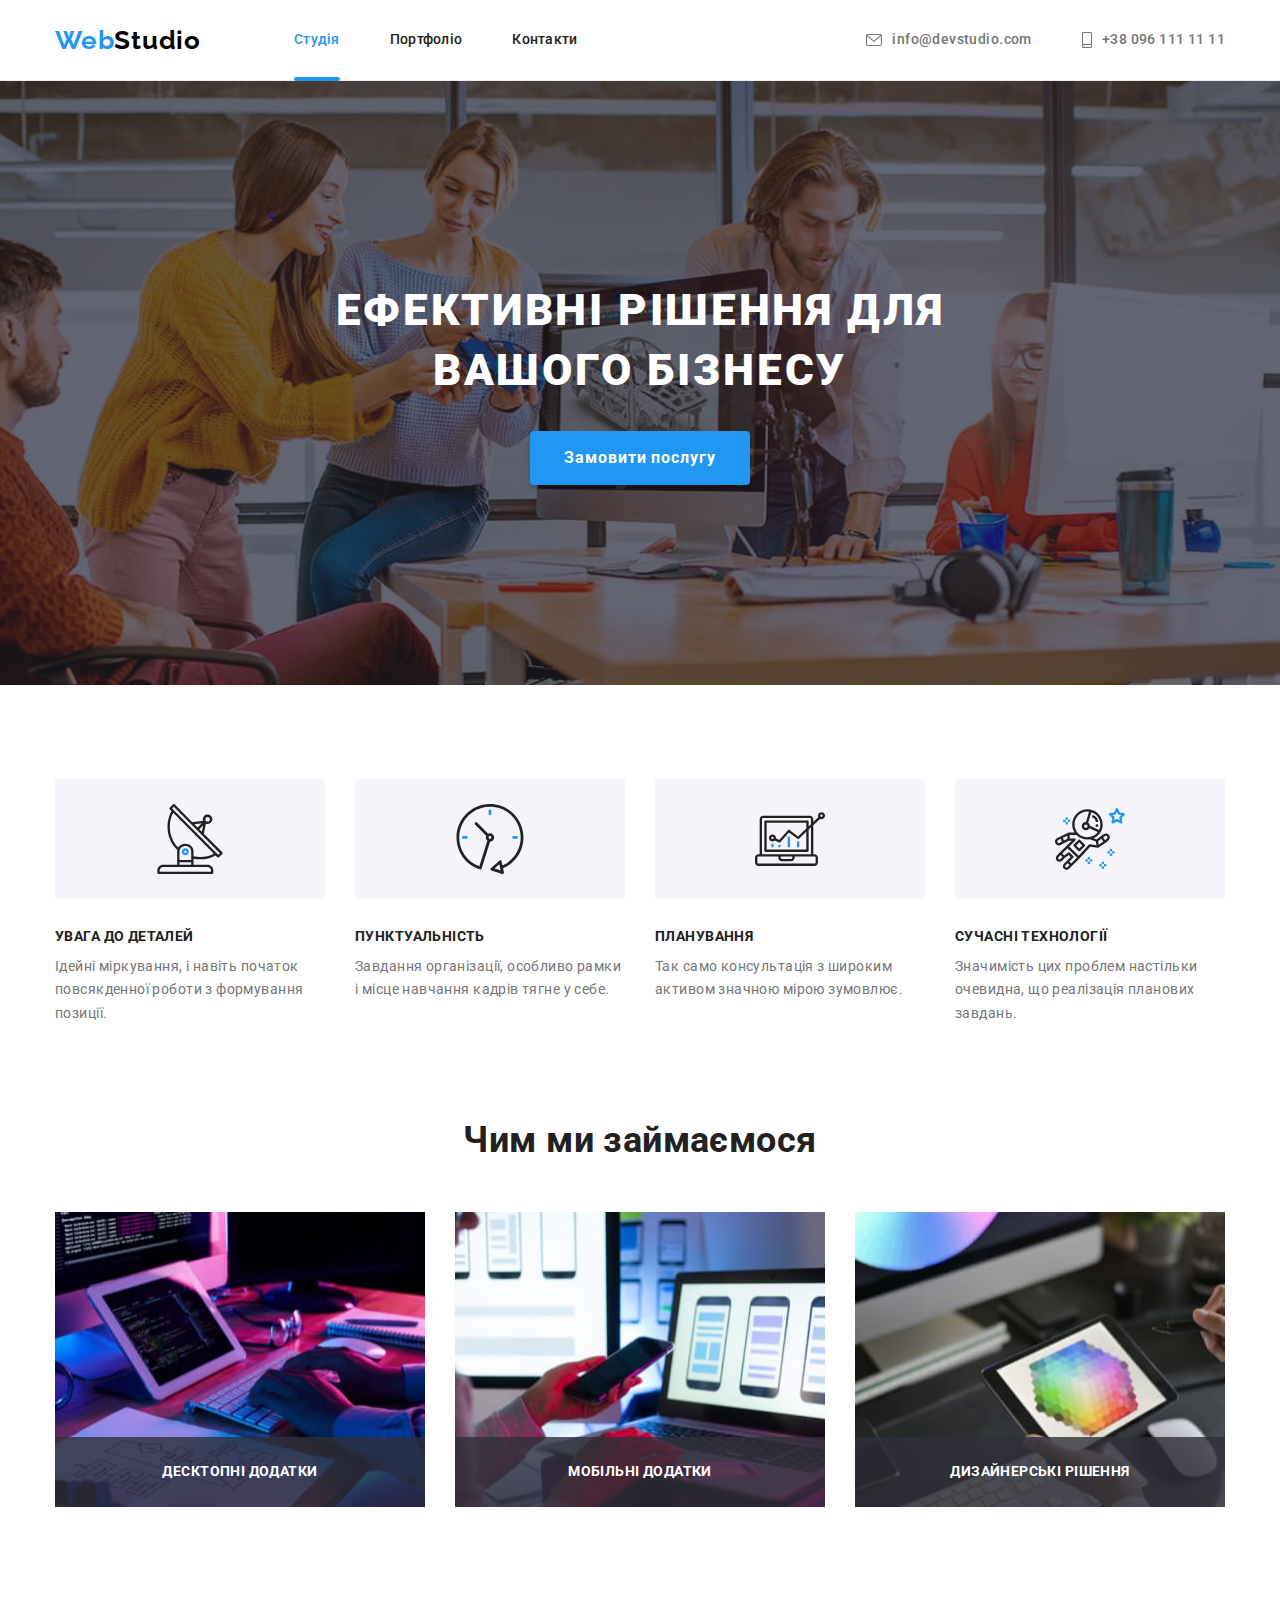
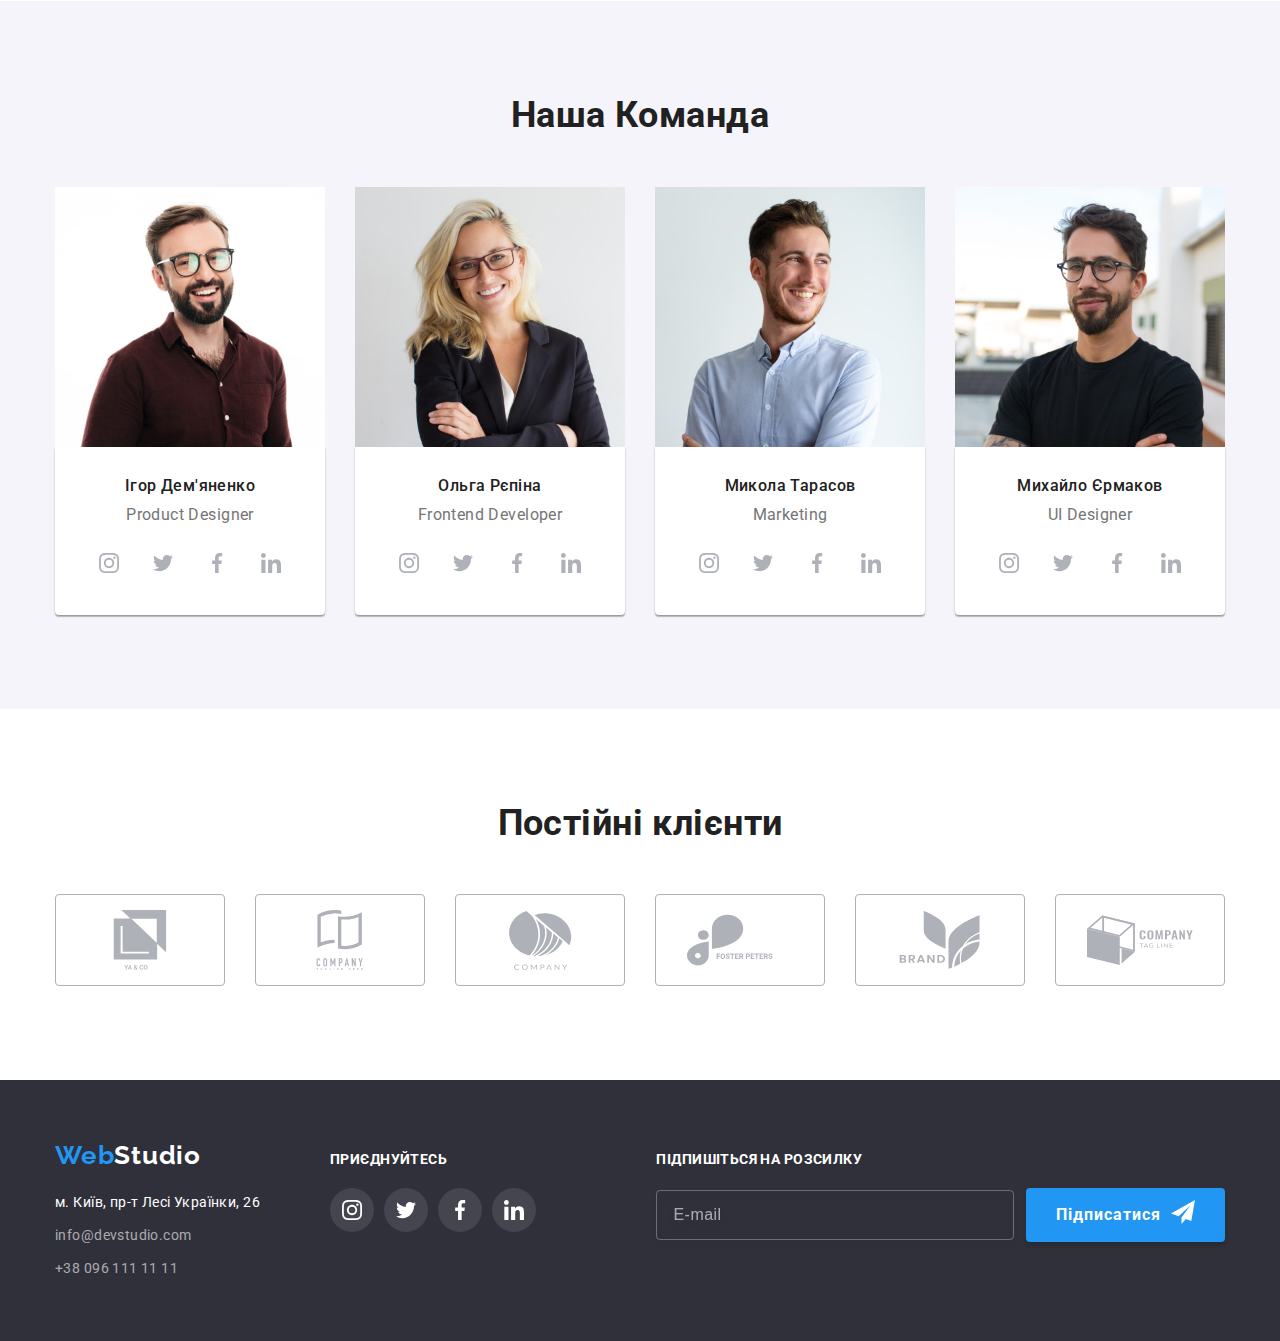
<file: index.html>
<!DOCTYPE html>
<html lang="uk">
  <head>
    <meta charset="UTF-8" />
    <meta http-equiv="X-UA-Compatible" content="IE=edge" />
    <meta name="viewport" content="width=device-width, initial-scale=1.0" />
    <link rel="preconnect" href="https://fonts.googleapis.com" />
    <link rel="preconnect" href="https://fonts.gstatic.com" crossorigin />
    <link
      href="https://fonts.googleapis.com/css2?family=Raleway:wght@700&family=Roboto:wght@400;500;700;900&display=swap"
      rel="stylesheet"
    />
    <link rel="stylesheet" href="./css/main.min.css" />
    <title>WebStudio</title>
  </head>

  <body>
    <!-- Header -->
    <header class="page-header page-header--border-bottom">
      <div class="container page-header__content--position">
        <a href="./index.html" class="logo logo--indent-right"
          >Web<span class="logo__part--accent">Studio</span>
        </a>
        <nav class="navigation">
          <ul class="list navigation__list--position">
            <li>
              <a
                class="navigation__link navigation__link--active"
                href="./index.html"
                >Студія</a
              >
            </li>
            <li>
              <a class="navigation__link" href="./portfolio.html">Портфоліо</a>
            </li>
            <li>
              <a class="navigation__link" href="#">Контакти</a>
            </li>
          </ul>
        </nav>

        <ul class="contact-us">
          <li>
            <a class="contact-us__link" href="mailto:info@devstudio.com">
              <svg
                class="contact-us__icon contact-us__icon--mail contact-us__icon--indent-right"
                width="16"
                height="12"
              >
                <use href="./images/sprite_optimized.svg#icon-envelope"></use>
              </svg>
              info@devstudio.com
            </a>
          </li>
          <li>
            <a class="contact-us__link" href="tel:+380961111111">
              <svg
                class="contact-us__icon contact-us__icon--phone-book contact-us__icon--indent-right"
                width="10"
                height="16"
              >
                <use href="./images/sprite_optimized.svg#icon-smartphone"></use>
              </svg>
              +38 096 111 11 11
            </a>
          </li>
        </ul>
      </div>
    </header>

    <main>
      <!-- Hero -->
      <section class="hero hero--position">
        <h1 class="hero__title hero__title--position">
          Ефективні рішення для вашого бізнесу
        </h1>
        <button class="btn hero__btn-make-order" type="button" data-modal-open>
          Замовити послугу
        </button>
      </section>

      <!-- Advantages  -->
      <section class="section">
        <div class="container">
          <h2 class="visually-hidden">Наші Переваги</h2>
          <ul class="list advantages">
            <li>
              <div class="icon-wrapper">
                <svg class="advantages__icon" height="70" width="70">
                  <use href="./images/sprite_optimized.svg#icon-antenna"></use>
                </svg>
              </div>
              <h3 class="advantages__title">Увага до деталей</h3>
              <p class="advantages__description">
                Ідейні міркування, і навіть початок повсякденної роботи з
                формування позиції.
              </p>
            </li>
            <li>
              <div class="icon-wrapper icon-wrapper--position">
                <svg class="advantages__icon" height="70" width="70">
                  <use href="./images/sprite_optimized.svg#icon-clock"></use>
                </svg>
              </div>
              <h3 class="advantages__title">Пунктуальність</h3>
              <p class="advantages__description">
                Завдання організації, особливо рамки і місце навчання кадрів
                тягне у себе.
              </p>
            </li>
            <li>
              <div class="icon-wrapper icon-wrapper--position">
                <svg class="advantages__icon" height="70" width="70">
                  <use href="./images/sprite_optimized.svg#icon-diagram"></use>
                </svg>
              </div>
              <h3 class="advantages__title">Планування</h3>
              <p class="advantages__description">
                Так само консультація з широким активом значною мірою зумовлює.
              </p>
            </li>
            <li>
              <div class="icon-wrapper icon-wrapper--position">
                <svg class="advantages__icon" height="70" width="70">
                  <use
                    href="./images/sprite_optimized.svg#icon-astronaut"
                  ></use>
                </svg>
              </div>
              <h3 class="advantages__title">Сучасні технології</h3>
              <p class="advantages__description">
                Значимість цих проблем настільки очевидна, що реалізація
                планових завдань.
              </p>
            </li>
          </ul>
        </div>
      </section>

      <!-- Occupation -->
      <section class="section section--no-padding-top">
        <div class="container">
          <h2 class="section__title">Чим ми займаємося</h2>
          <ul class="list occupation">
            <li>
              <div class="occupation__thumb">
                <img
                  src="images/box_1.jpg"
                  alt="розробка продукту"
                  width="370"
                  height="295"
                />
                <h3 class="occupation__title occupation__title--position">
                  Десктопні додатки
                </h3>
              </div>
            </li>
            <li>
              <div class="occupation__thumb">
                <img
                  src="images/box_2.jpg"
                  alt="мобільні рішення"
                  width="370"
                  height="295"
                />
                <h3 class="occupation__title occupation__title--position">
                  Мобільні додатки
                </h3>
              </div>
            </li>
            <li>
              <div class="occupation__thumb">
                <img
                  src="images/box_3.jpg"
                  alt="дизайн"
                  width="370"
                  height="295"
                />
                <h3 class="occupation__title occupation__title--position">
                  Дизайнерські рішення
                </h3>
              </div>
            </li>
          </ul>
        </div>
      </section>

      <!-- Our Team -->
      <section class="section section--team-bg">
        <div class="container">
          <h2 class="section__title">Наша Команда</h2>
          <ul class="list team">
            <li class="team__card">
              <img
                src="images/team_card_1.jpg"
                alt="Дизайнер продукту"
                width="270"
                height="260"
              />
              <div class="team__details-wrapper">
                <h3 class="team__member-name">Ігор Дем'яненко</h3>
                <p class="team__member-position" lang="en">Product Designer</p>

                <!-- List of social icons -->
                <ul class="list socials">
                  <li>
                    <a href="#" class="socials__link">
                      <svg class="socials__icon" width="20" height="20">
                        <use
                          href="./images/sprite_optimized.svg#icon-instagram"
                        ></use>
                      </svg>
                    </a>
                  </li>
                  <li>
                    <a href="#" class="socials__link">
                      <svg class="socials__icon" width="20" height="20">
                        <use
                          href="./images/sprite_optimized.svg#icon-twitter"
                        ></use>
                      </svg>
                    </a>
                  </li>
                  <li>
                    <a href="#" class="socials__link">
                      <svg class="socials__icon" width="20" height="20">
                        <use
                          href="./images/sprite_optimized.svg#icon-facebook"
                        ></use>
                      </svg>
                    </a>
                  </li>
                  <li>
                    <a href="#" class="socials__link">
                      <svg class="socials__icon" width="20" height="20">
                        <use
                          href="./images/sprite_optimized.svg#icon-linkedin"
                        ></use>
                      </svg>
                    </a>
                  </li>
                </ul>
              </div>
            </li>
            <li class="team__card">
              <img
                src="images/team_card_2.jpg"
                alt="Фронтенд розробник"
                width="270"
                height="260"
              />
              <div class="team__details-wrapper">
                <h3 class="team__member-name">Ольга Рєпіна</h3>
                <p class="team__member-position" lang="en">
                  Frontend Developer
                </p>

                <!-- List of social icons -->
                <ul class="list socials">
                  <li>
                    <a href="#" class="socials__link">
                      <svg class="socials__icon" width="20" height="20">
                        <use
                          href="./images/sprite_optimized.svg#icon-instagram"
                        ></use>
                      </svg>
                    </a>
                  </li>
                  <li>
                    <a href="#" class="socials__link">
                      <svg class="socials__icon" width="20" height="20">
                        <use
                          href="./images/sprite_optimized.svg#icon-twitter"
                        ></use>
                      </svg>
                    </a>
                  </li>
                  <li>
                    <a href="#" class="socials__link">
                      <svg class="socials__icon" width="20" height="20">
                        <use
                          href="./images/sprite_optimized.svg#icon-facebook"
                        ></use>
                      </svg>
                    </a>
                  </li>
                  <li>
                    <a href="#" class="socials__link">
                      <svg class="socials__icon" width="20" height="20">
                        <use
                          href="./images/sprite_optimized.svg#icon-linkedin"
                        ></use>
                      </svg>
                    </a>
                  </li>
                </ul>
              </div>
            </li>
            <li class="team__card">
              <img
                src="images/team_card_3.jpg"
                alt="Маркетолог"
                width="270"
                height="260"
              />
              <div class="team__details-wrapper">
                <h3 class="team__member-name">Микола Тарасов</h3>
                <p class="team__member-position" lang="en">Marketing</p>

                <!-- List of social icons -->
                <ul class="list socials">
                  <li>
                    <a href="#" class="socials__link">
                      <svg class="socials__icon" width="20" height="20">
                        <use
                          href="./images/sprite_optimized.svg#icon-instagram"
                        ></use>
                      </svg>
                    </a>
                  </li>
                  <li>
                    <a href="#" class="socials__link">
                      <svg class="socials__icon" width="20" height="20">
                        <use
                          href="./images/sprite_optimized.svg#icon-twitter"
                        ></use>
                      </svg>
                    </a>
                  </li>
                  <li>
                    <a href="#" class="socials__link">
                      <svg class="socials__icon" width="20" height="20">
                        <use
                          href="./images/sprite_optimized.svg#icon-facebook"
                        ></use>
                      </svg>
                    </a>
                  </li>
                  <li>
                    <a href="#" class="socials__link">
                      <svg class="socials__icon" width="20" height="20">
                        <use
                          href="./images/sprite_optimized.svg#icon-linkedin"
                        ></use>
                      </svg>
                    </a>
                  </li>
                </ul>
              </div>
            </li>
            <li class="team__card">
              <img
                src="images/team_card_4.jpg"
                title="Розробник інтерфейсу"
                alt="UI Designer image"
                width="270"
                height="260"
              />
              <div class="team__details-wrapper">
                <h3 class="team__member-name">Михайло Єрмаков</h3>
                <p class="team__member-position" lang="en">UI Designer</p>

                <!-- List of social icons -->
                <ul class="list socials">
                  <li>
                    <a href="#" class="socials__link">
                      <svg class="socials__icon" width="20" height="20">
                        <use
                          href="./images/sprite_optimized.svg#icon-instagram"
                        ></use>
                      </svg>
                    </a>
                  </li>
                  <li>
                    <a href="#" class="socials__link">
                      <svg class="socials__icon" width="20" height="20">
                        <use
                          href="./images/sprite_optimized.svg#icon-twitter"
                        ></use>
                      </svg>
                    </a>
                  </li>
                  <li>
                    <a href="#" class="socials__link">
                      <svg class="socials__icon" width="20" height="20">
                        <use
                          href="./images/sprite_optimized.svg#icon-facebook"
                        ></use>
                      </svg>
                    </a>
                  </li>
                  <li>
                    <a href="#" class="socials__link">
                      <svg class="socials__icon" width="20" height="20">
                        <use
                          href="./images/sprite_optimized.svg#icon-linkedin"
                        ></use>
                      </svg>
                    </a>
                  </li>
                </ul>
              </div>
            </li>
          </ul>
        </div>
      </section>

      <!-- Clients -->
      <section class="section">
        <div class="container">
          <h2 class="section__title">Постійні клієнти</h2>
          <ul class="list partners">
            <!-- Partner 1 -->
            <li>
              <a href="#" class="partners__link partners__link--position">
                <svg class="partners__logo" width="106" height="60">
                  <use href="./images/sprite_optimized.svg#icon-logo-1"></use>
                </svg>
              </a>
            </li>
            <!-- Partner 2 -->
            <li>
              <a href="#" class="partners__link partners__link--position">
                <svg class="partners__logo" width="106" height="60">
                  <use href="./images/sprite_optimized.svg#icon-logo-2"></use>
                </svg>
              </a>
            </li>
            <!-- Partner 3 -->
            <li>
              <a href="#" class="partners__link partners__link--position">
                <svg class="partners__logo" width="106" height="60">
                  <use href="./images/sprite_optimized.svg#icon-logo-3"></use>
                </svg>
              </a>
            </li>
            <!-- Partner 4 -->
            <li>
              <a href="#" class="partners__link partners__link--position">
                <svg class="partners__logo" width="106" height="60">
                  <use href="./images/sprite_optimized.svg#icon-logo-4"></use>
                </svg>
              </a>
            </li>
            <!-- Partner 5 -->
            <li>
              <a href="#" class="partners__link partners__link--position">
                <svg class="partners__logo" width="106" height="60">
                  <use href="./images/sprite_optimized.svg#icon-logo-5"></use>
                </svg>
              </a>
            </li>
            <!-- Partner 6 -->
            <li>
              <a href="#" class="partners__link partners__link--position">
                <svg class="partners__logo" width="106" height="60">
                  <use href="./images/sprite_optimized.svg#icon-logo-6"></use>
                </svg>
              </a>
            </li>
          </ul>
        </div>
      </section>
    </main>

    <!-- Footer -->
    <footer class="page-footer">
      <div class="container">
        <div class="page-footer__contacts">
          <div>
            <a href="./index.html" class="logo page-footer__logo--indent-botom"
              >Web<span class="page-footer__logo--accent-part">Studio</span>
            </a>
            <address>
              <ul class="list accommodation">
                <li class="accommodation__item--indent-bottom">
                  <a
                    href="https://goo.gl/maps/6CmB8fMtC7R2vrZH6"
                    target="_blank"
                    rel="noopener noreferrer nofollow"
                    class="accommodation__link accommodation__link--street-accent"
                    >м. Київ, пр-т Лесі Українки, 26</a
                  >
                </li>
                <li class="accommodation__item--indent-bottom">
                  <a
                    href="mailto:info@devstudio.com"
                    class="accommodation__link"
                    >info@devstudio.com</a
                  >
                </li>
                <li class="accommodation__item--indent-bottom">
                  <a href="tel:+380961111111" class="accommodation__link"
                    >+38 096 111 11 11</a
                  >
                </li>
              </ul>
            </address>
          </div>

          <div class="footer-socials">
            <p class="footer-socials__title">Приєднуйтесь</p>
            <!-- List of social icons -->
            <ul class="list footer-socials__list">
              <li>
                <a href="#" class="footer-socials__link">
                  <svg class="footer-socials__icon" width="20" height="20">
                    <use
                      href="./images/sprite_optimized.svg#icon-instagram"
                    ></use>
                  </svg>
                </a>
              </li>
              <li>
                <a href="#" class="footer-socials__link">
                  <svg class="footer-socials__icon" width="20" height="20">
                    <use
                      href="./images/sprite_optimized.svg#icon-twitter"
                    ></use>
                  </svg>
                </a>
              </li>
              <li>
                <a href="#" class="footer-socials__link">
                  <svg class="footer-socials__icon" width="20" height="20">
                    <use
                      href="./images/sprite_optimized.svg#icon-facebook"
                    ></use>
                  </svg>
                </a>
              </li>
              <li>
                <a href="#" class="footer-socials__link">
                  <svg class="footer-socials__icon" width="20" height="20">
                    <use
                      href="./images/sprite_optimized.svg#icon-linkedin"
                    ></use>
                  </svg>
                </a>
              </li>
            </ul>
          </div>

          <div class="subscription subscription--indent-left">
            <p class="subscription__title">Підпишіться на розсилку</p>
            <form action="javascript:void(0);" class="form-subscribe">
              <div class="form-subscribe__field">
                <label class="form-subscribe__label">
                  <input
                    type="email"
                    name="email"
                    placeholder="E-mail"
                    class="form-subscribe__input"
                  />
                </label>
              </div>
              <button type="submit" class="btn form-subscribe__btn">
                Підписатися
                <svg class="form-subscribe__icon-send" width="24" height="24">
                  <use href="./images/icons.svg#icon-send"></use>
                </svg>
              </button>
            </form>
          </div>
        </div>
      </div>
    </footer>

    <!-- POPUP -->
    <div class="backdrop backdrop--is-hidden" data-modal>
      <div class="modal modal--position backdrop__modal--is-hidden">
        <button
          type="button"
          class="modal__close-btn modal__close-btn--position"
          data-modal-close
        >
          <svg width="18" height="18" class="modal__icon-close">
            <use href="./images/icons.svg#icon-close"></use>
          </svg>
        </button>
        <h3 class="modal__title">Залиште свої дані, ми вам передзвонимо</h3>
        <!-- Contact Form -->
        <form
          action="javascript:void(0);"
          class="contact-form"
          autocomplete="off"
        >
          <div class="contact-form__field contact-form__field--indent-bottom">
            <label for="userName" class="contact-form__label">Ім'я </label>
            <div class="contact-form__input-thumb">
              <input
                type="text"
                name="userName"
                id="userName"
                class="contact-form__input"
              />
              <svg class="contact-form__icon" width="18" height="18">
                <use href="./images/icons.svg#icon-person"></use>
              </svg>
            </div>
          </div>
          <div class="contact-form__field contact-form__field--indent-bottom">
            <label for="phone-number" class="contact-form__label"
              >Телефон</label
            >
            <div class="contact-form__input-thumb">
              <input
                type="tel"
                name="phone-number"
                id="phone-number"
                class="contact-form__input"
              />
              <svg class="contact-form__icon" width="18" height="18">
                <use href="./images/icons.svg#icon-phone"></use>
              </svg>
            </div>
          </div>
          <div
            class="contact-form__field contact-form__field--indent-bottom email"
          >
            <label for="email" class="contact-form__label">Пошта</label>
            <div class="contact-form__input-thumb">
              <input
                type="tel"
                name="email"
                id="email"
                class="contact-form__input"
              />
              <svg class="contact-form__icon" width="18" height="18">
                <use href="./images/icons.svg#icon-email"></use>
              </svg>
            </div>
          </div>
          <div class="contact-form__field-area">
            <label for="comment" class="contact-form__label">Коментар</label>
            <textarea
              id="comment"
              name="comment"
              class="contact-form__area"
              placeholder="Введіть текст"
            ></textarea>
          </div>
          <div class="contact-form__checkbox--indent-bottom">
            <label class="contact-form__checkbox-label">
              <input
                type="checkbox"
                name="policy-agreement"
                value="true"
                class="contact-form__checkbox-input"
              />

              <svg class="contact-form__icon-check" width="16" height="15">
                <use href="./images/icons.svg#icon-check"></use>
              </svg>

              Погоджуюся з розсилкою та приймаю
              <a href="#" class="contact-form__policy">Умови договору</a>
            </label>
          </div>
          <button type="submit" class="btn contact-form__btn-submit">
            Відправити
          </button>
        </form>
      </div>
    </div>

    <script src="./js/modal.js"></script>
  </body>
</html>
</file>
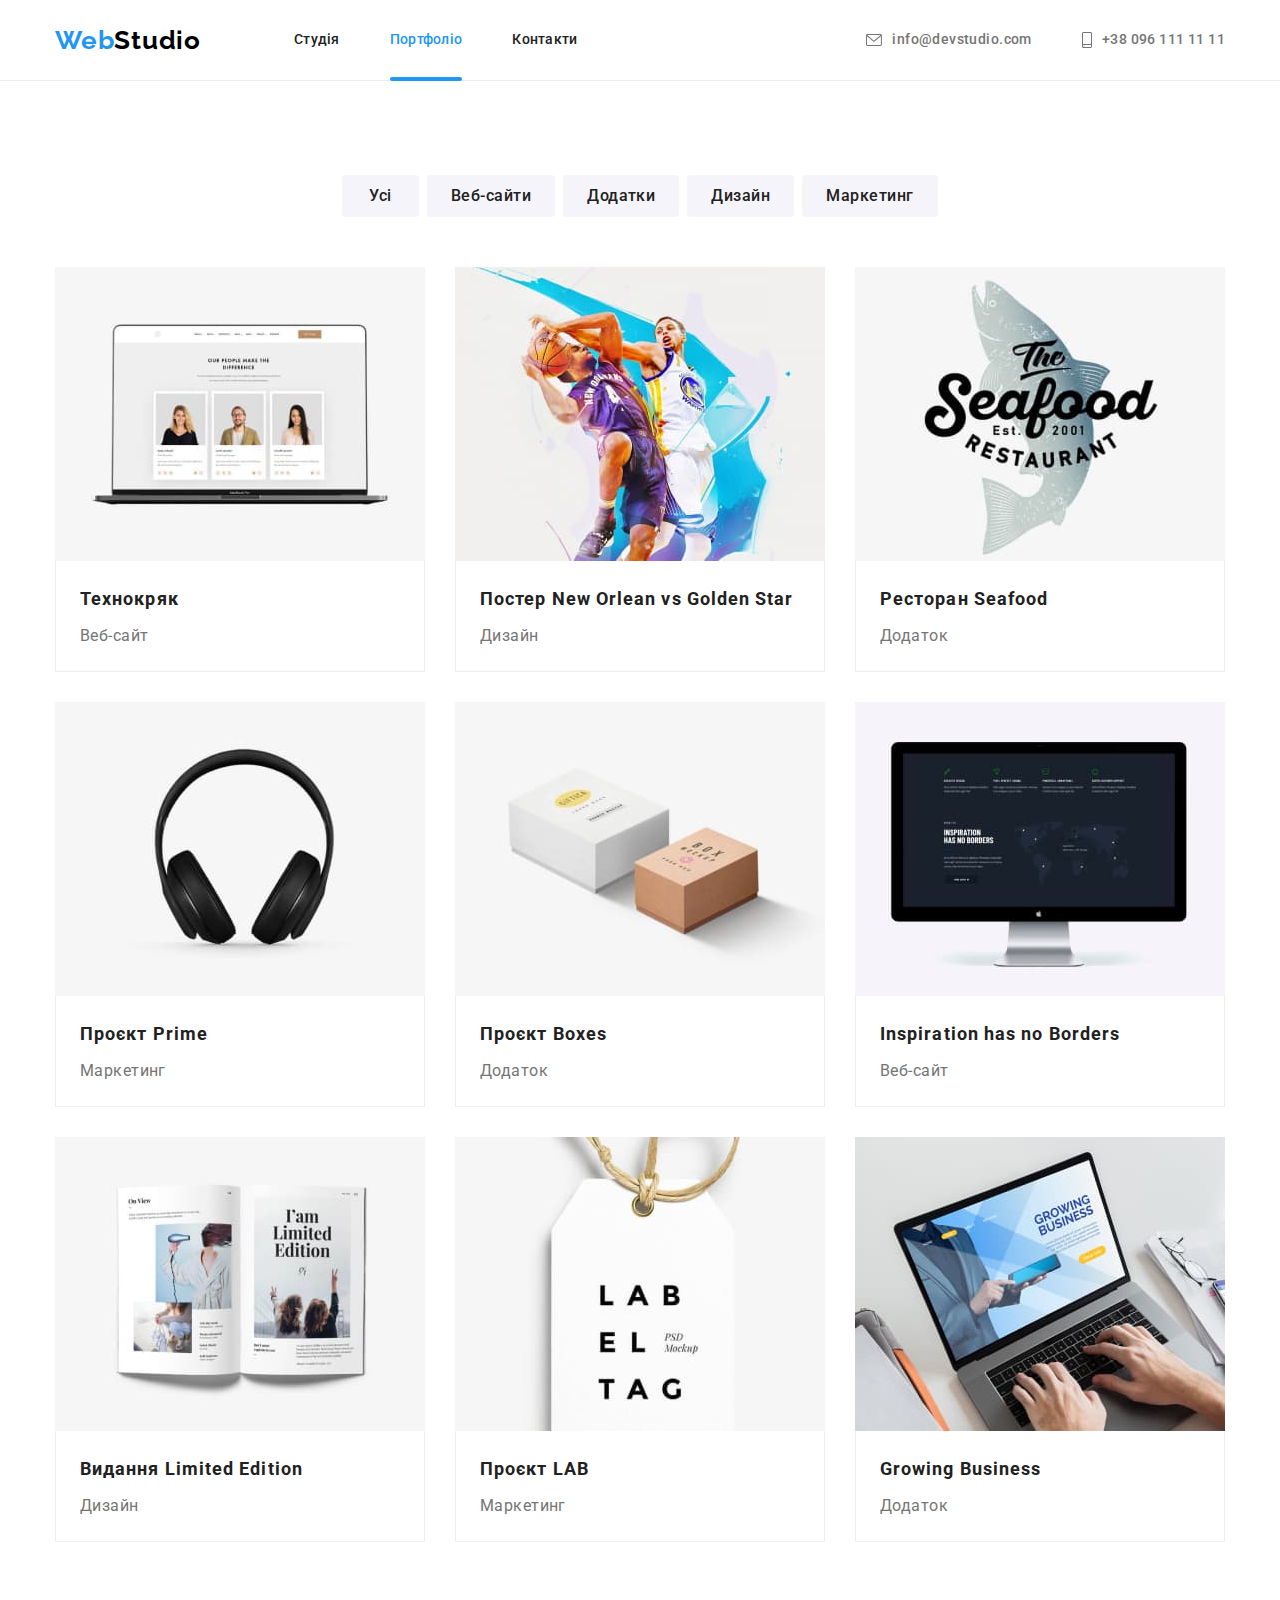
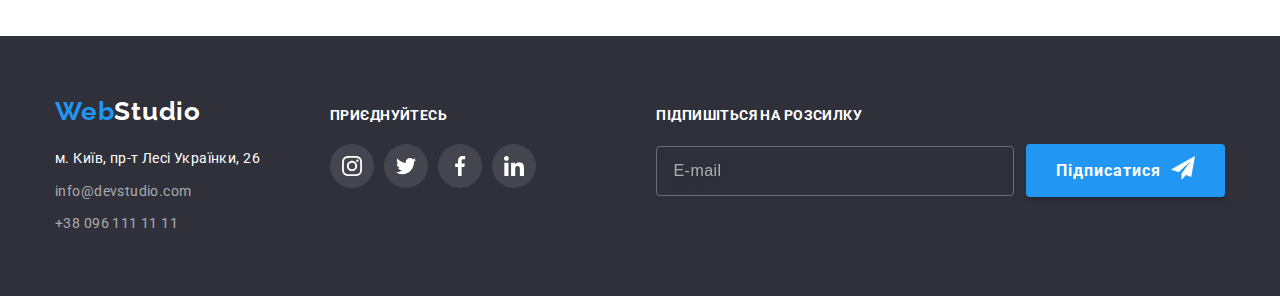
<file: portfolio.html>
<!DOCTYPE html>
<html lang="uk">
  <head>
    <meta charset="UTF-8" />
    <meta http-equiv="X-UA-Compatible" content="IE=edge" />
    <meta name="viewport" content="width=device-width, initial-scale=1.0" />
    <link rel="preconnect" href="https://fonts.googleapis.com" />
    <link rel="preconnect" href="https://fonts.gstatic.com" crossorigin />
    <link
      href="https://fonts.googleapis.com/css2?family=Raleway:wght@700&family=Roboto:wght@400;500;700;900&display=swap"
      rel="stylesheet"
    />
    <link rel="stylesheet" href="./css/portfolio.min.css" />
    <title>WebStudio</title>
  </head>

  <body>
    <!-- Header -->
    <header class="page-header page-header--border-bottom">
      <div class="container page-header__content--position">
        <a href="./index.html" class="logo logo--indent-right"
          >Web<span class="logo__part--accent">Studio</span>
        </a>
        <nav class="navigation">
          <ul class="list navigation__list--position">
            <li>
              <a class="navigation__link" href="./index.html">Студія</a>
            </li>
            <li>
              <a
                class="navigation__link navigation__link--active"
                href="./portfolio.html"
                >Портфоліо</a
              >
            </li>
            <li>
              <a class="navigation__link" href="#">Контакти</a>
            </li>
          </ul>
        </nav>

        <ul class="contact-us">
          <li>
            <a class="contact-us__link" href="mailto:info@devstudio.com">
              <svg
                class="contact-us__icon contact-us__icon--mail contact-us__icon--indent-right"
                width="16"
                height="12"
              >
                <use href="./images/sprite_optimized.svg#icon-envelope"></use>
              </svg>
              info@devstudio.com
            </a>
          </li>
          <li>
            <a class="contact-us__link" href="tel:+380961111111">
              <svg
                class="contact-us__icon contact-us__icon--phone-book contact-us__icon--indent-right"
                width="10"
                height="16"
              >
                <use href="./images/sprite_optimized.svg#icon-smartphone"></use>
              </svg>
              +38 096 111 11 11
            </a>
          </li>
        </ul>
      </div>
    </header>

    <main>
      <section class="section">
        <div class="container">
          <!-- FILTER SECTION -->
          <h1 class="visually-hidden">Портфоліо</h1>
          <ul class="list filter">
            <li>
              <button
                class="btn filter__btn filter__btn--all-selection"
                type="button"
              >
                Усі
              </button>
            </li>
            <li>
              <button class="btn filter__btn" type="button">Веб-сайти</button>
            </li>
            <li>
              <button class="btn filter__btn" type="button">Додатки</button>
            </li>
            <li>
              <button class="btn filter__btn" type="button">Дизайн</button>
            </li>
            <li>
              <button class="btn filter__btn" type="button">Маркетинг</button>
            </li>
          </ul>

          <!-- OUR WORKS -->
          <ul class="list portfolio">
            <li class="project">
              <a href="#" class="project__link">
                <div class="project__thumb">
                  <img
                    src="./images/project1.jpg"
                    alt="Технокряк"
                    width="370"
                    height="294"
                  />
                  <p class="project__description">
                    Ресурс пропонує комплексні пропозиції з різним рівнем
                    функціоналу та сервісів. Все це дозволить відвідувачу
                    отримати вичерпні відомості про компанію чи приватну особу.
                  </p>
                </div>
                <div class="project__details">
                  <h2 class="project__title">Технокряк</h2>
                  <p class="project__type">Веб-сайт</p>
                </div>
              </a>
            </li>
            <li class="project">
              <a href="#" class="project__link">
                <div class="project__thumb">
                  <img
                    src="./images/project2.jpg"
                    alt="Постер Новий Орлеан та Золота зірка"
                    width="370"
                    height="294"
                  />
                  <p class="project__description">
                    Ресурс пропонує комплексні пропозиції з різним рівнем
                    функціоналу та сервісів. Все це дозволить відвідувачу
                    отримати вичерпні відомості про компанію чи приватну особу.
                  </p>
                </div>
                <div class="project__details">
                  <h2 class="project__title">
                    Постер New Orlean vs Golden Star
                  </h2>
                  <p class="project__type">Дизайн</p>
                </div>
              </a>
            </li>
            <li class="project">
              <a href="#" class="project__link">
                <div class="project__thumb">
                  <img
                    src="./images/project3.jpg"
                    alt="Ресторан морської їжі"
                    width="370"
                    height="294"
                  />
                  <p class="project__description">
                    Ресурс пропонує комплексні пропозиції з різним рівнем
                    функціоналу та сервісів. Все це дозволить відвідувачу
                    отримати вичерпні відомості про компанію чи приватну особу.
                  </p>
                </div>

                <div class="project__details">
                  <h2 class="project__title">Ресторан Seafood</h2>
                  <p class="project__type">Додаток</p>
                </div>
              </a>
            </li>
            <li class="project">
              <a href="#" class="project__link">
                <div class="project__thumb">
                  <img
                    src="./images/project4.jpg"
                    alt="Проєкт - Головний"
                    width="370"
                    height="294"
                  />
                  <p class="project__description">
                    Ресурс пропонує комплексні пропозиції з різним рівнем
                    функціоналу та сервісів. Все це дозволить відвідувачу
                    отримати вичерпні відомості про компанію чи приватну особу.
                  </p>
                </div>
                <div class="project__details">
                  <h2 class="project__title">Проєкт Prime</h2>
                  <p class="project__type">Маркетинг</p>
                </div>
              </a>
            </li>
            <li class="project">
              <a href="#" class="project__link">
                <div class="project__thumb">
                  <img
                    src="./images/project5.jpg"
                    alt="Проєкт - Дизайнерські упаковки"
                    width="370"
                    height="294"
                  />
                  <p class="project__description">
                    Ресурс пропонує комплексні пропозиції з різним рівнем
                    функціоналу та сервісів. Все це дозволить відвідувачу
                    отримати вичерпні відомості про компанію чи приватну особу.
                  </p>
                </div>
                <div class="project__details">
                  <h2 class="project__title">Проєкт Boxes</h2>
                  <p class="project__type">Додаток</p>
                </div>
              </a>
            </li>
            <li class="project">
              <a href="#" class="project__link">
                <div class="project__thumb">
                  <img
                    src="./images/project6.jpg"
                    alt="Натхнення без меж"
                    width="370"
                    height="294"
                  />
                  <p class="project__description">
                    Ресурс пропонує комплексні пропозиції з різним рівнем
                    функціоналу та сервісів. Все це дозволить відвідувачу
                    отримати вичерпні відомості про компанію чи приватну особу.
                  </p>
                </div>
                <div class="project__details">
                  <h2 class="project__title">Inspiration has no Borders</h2>
                  <p class="project__type">Веб-сайт</p>
                </div>
              </a>
            </li>
            <li class="project">
              <a href="#" class="project__link">
                <div class="project__thumb">
                  <img
                    src="./images/project7.jpg"
                    alt="Видання - Обмежене видання"
                    width="370"
                    height="294"
                  />
                  <p class="project__description">
                    Ресурс пропонує комплексні пропозиції з різним рівнем
                    функціоналу та сервісів. Все це дозволить відвідувачу
                    отримати вичерпні відомості про компанію чи приватну особу.
                  </p>
                </div>
                <div class="project__details">
                  <h2 class="project__title">Видання Limited Edition</h2>
                  <p class="project__type">Дизайн</p>
                </div>
              </a>
            </li>
            <li class="project">
              <a href="#" class="project__link">
                <div class="project__thumb">
                  <img
                    src="./images/project8.jpg"
                    alt="Проєкт - Дизайнерські рішення"
                    width="370"
                    height="294"
                  />
                  <p class="project__description">
                    Ресурс пропонує комплексні пропозиції з різним рівнем
                    функціоналу та сервісів. Все це дозволить відвідувачу
                    отримати вичерпні відомості про компанію чи приватну особу.
                  </p>
                </div>
                <div class="project__details">
                  <h2 class="project__title">Проєкт LAB</h2>
                  <p class="project__type">Маркетинг</p>
                </div>
              </a>
            </li>
            <li class="project">
              <a href="#" class="project__link">
                <div class="project__thumb">
                  <img
                    src="./images/project9.jpg"
                    alt="Додаток для зростання бізнесу"
                    width="370"
                    height="294"
                  />
                  <p class="project__description">
                    Ресурс пропонує комплексні пропозиції з різним рівнем
                    функціоналу та сервісів. Все це дозволить відвідувачу
                    отримати вичерпні відомості про компанію чи приватну особу.
                  </p>
                </div>
                <div class="project__details">
                  <h2 class="project__title">Growing Business</h2>
                  <p class="project__type">Додаток</p>
                </div>
              </a>
            </li>
          </ul>
        </div>
      </section>
    </main>

    <!-- Footer -->
    <footer class="page-footer">
      <div class="container">
        <div class="page-footer__contacts">
          <div>
            <a href="./index.html" class="logo page-footer__logo--indent-botom"
              >Web<span class="page-footer__logo--accent-part">Studio</span>
            </a>
            <address>
              <ul class="list accommodation">
                <li class="accommodation__item--indent-bottom">
                  <a
                    href="https://goo.gl/maps/6CmB8fMtC7R2vrZH6"
                    target="_blank"
                    rel="noopener noreferrer nofollow"
                    class="accommodation__link accommodation__link--street-accent"
                    >м. Київ, пр-т Лесі Українки, 26</a
                  >
                </li>
                <li class="accommodation__item--indent-bottom">
                  <a
                    href="mailto:info@devstudio.com"
                    class="accommodation__link"
                    >info@devstudio.com</a
                  >
                </li>
                <li class="accommodation__item--indent-bottom">
                  <a href="tel:+380961111111" class="accommodation__link"
                    >+38 096 111 11 11</a
                  >
                </li>
              </ul>
            </address>
          </div>

          <div class="footer-socials">
            <p class="footer-socials__title">Приєднуйтесь</p>
            <!-- List of social icons -->
            <ul class="list footer-socials__list">
              <li>
                <a href="#" class="footer-socials__link">
                  <svg class="footer-socials__icon" width="20" height="20">
                    <use
                      href="./images/sprite_optimized.svg#icon-instagram"
                    ></use>
                  </svg>
                </a>
              </li>
              <li>
                <a href="#" class="footer-socials__link">
                  <svg class="footer-socials__icon" width="20" height="20">
                    <use
                      href="./images/sprite_optimized.svg#icon-twitter"
                    ></use>
                  </svg>
                </a>
              </li>
              <li>
                <a href="#" class="footer-socials__link">
                  <svg class="footer-socials__icon" width="20" height="20">
                    <use
                      href="./images/sprite_optimized.svg#icon-facebook"
                    ></use>
                  </svg>
                </a>
              </li>
              <li>
                <a href="#" class="footer-socials__link">
                  <svg class="footer-socials__icon" width="20" height="20">
                    <use
                      href="./images/sprite_optimized.svg#icon-linkedin"
                    ></use>
                  </svg>
                </a>
              </li>
            </ul>
          </div>

          <div class="subscription subscription--indent-left">
            <p class="subscription__title">Підпишіться на розсилку</p>
            <form action="javascript:void(0);" class="form-subscribe">
              <div class="form-subscribe__field">
                <label class="form-subscribe__label">
                  <input
                    type="email"
                    name="email"
                    placeholder="E-mail"
                    class="form-subscribe__input"
                  />
                </label>
              </div>
              <button type="submit" class="btn form-subscribe__btn">
                Підписатися
                <svg class="form-subscribe__icon-send" width="24" height="24">
                  <use href="./images/icons.svg#icon-send"></use>
                </svg>
              </button>
            </form>
          </div>
        </div>
      </div>
    </footer>
  </body>
</html>
</file>
<file: css/main.min.css>
html{-webkit-box-sizing:border-box;box-sizing:border-box}*,*::before,*::after{-webkit-box-sizing:inherit;box-sizing:inherit}h1,h2,h3,h4,h5,h6,p{margin-top:0;margin-bottom:0}ul{margin:0;padding:0}img{display:block;max-width:100%}body{color:#757575;font-family:"Roboto",sans-serif;font-size:14px;letter-spacing:.03em;background-color:#fff;margin:0}.container{width:1200px;padding-left:15px;padding-right:15px;margin:0 auto}.section{padding-top:94px;padding-bottom:94px}.section--no-padding-top{padding-top:0}.section__title{font-weight:700;font-size:36px;line-height:1.16;text-align:center;color:#212121;margin-bottom:50px}.visually-hidden{position:absolute;white-space:nowrap;width:1px;height:1px;overflow:hidden;border:0;padding:0;clip:rect(0 0 0 0);-webkit-clip-path:inset(50%);clip-path:inset(50%);margin:-1px}.logo{font-family:"Raleway",sans-serif;font-weight:700;font-size:26px;line-height:1.19;letter-spacing:.03em;color:#2196f3}a{text-decoration:none;line-height:1.14}.list{list-style:none}.btn{font-family:inherit;font-weight:700;font-size:16px;line-height:1.87;text-align:center;border-color:rgba(0,0,0,0);border-radius:4px}.btn:hover{cursor:pointer}.page-header--border-bottom{border-bottom:1px solid #ececec}.page-header__content--position{display:-webkit-box;display:-ms-flexbox;display:flex;-webkit-box-align:center;-ms-flex-align:center;align-items:center}.logo--indent-right{margin-right:93px}.logo__part--accent{color:#000}.navigation__list--position{display:-webkit-box;display:-ms-flexbox;display:flex;-webkit-column-gap:50px;-moz-column-gap:50px;column-gap:50px}.navigation__link{display:-webkit-box;display:-ms-flexbox;display:flex;-webkit-box-align:center;-ms-flex-align:center;align-items:center;padding-top:32px;padding-bottom:32px;color:#212121;position:relative;letter-spacing:.02em;font-weight:500;-webkit-transition:color,250ms cubic-bezier(0.4, 0, 0.2, 1);transition:color,250ms cubic-bezier(0.4, 0, 0.2, 1)}.navigation__link--active{color:#2196f3}.navigation__link:hover,.navigation__link:focus{color:#2196f3}.navigation__link--active::after{content:"";display:block;position:absolute;bottom:-1px;height:4px;width:100%;border-radius:2px;background-color:#2196f3}.contact-us{list-style:none;display:-webkit-box;display:-ms-flexbox;display:flex;-webkit-column-gap:50px;-moz-column-gap:50px;column-gap:50px;margin-left:auto;-webkit-box-align:center;-ms-flex-align:center;align-items:center}.contact-us__link{display:-webkit-box;display:-ms-flexbox;display:flex;-webkit-box-align:center;-ms-flex-align:center;align-items:center;font-weight:500;padding-top:32px;padding-bottom:32px;color:var(--primary-text-color);line-height:1.14}.contact-us__link:hover,.contact-us__link:focus{color:#2196f3}.contact-us__icon{fill:currentColor}.contact-us__icon--indent-right{margin-right:10px}.contact-us__icon--mail{width:16px;height:12px}.contact-us__icon--phone-book{width:10px;height:16px}.page-footer{background-color:#2f303a;padding-top:60px;padding-bottom:60px}.page-footer__logo--indent-botom{display:inline-block;margin-bottom:20px}.page-footer__logo--accent-part{color:#fff}.page-footer__contacts{display:-webkit-box;display:-ms-flexbox;display:flex;-webkit-box-align:baseline;-ms-flex-align:baseline;align-items:baseline}.accommodation{font-style:normal}.accommodation__item--indent-bottom:not(:last-child){margin-bottom:9px}.accommodation__link{color:rgba(255,255,255,.6);line-height:1.71;-webkit-transition:color 250ms cubic-bezier(0.4, 0, 0.2, 1);transition:color 250ms cubic-bezier(0.4, 0, 0.2, 1)}.accommodation__link--street-accent{color:#fff}.accommodation__link:hover,.accommodation__link:focus{color:#2196f3}.footer-socials{margin-left:70px}.footer-socials__title{font-weight:700;font-size:14px;line-height:1.14;text-transform:uppercase;color:#fff;margin-bottom:20px}.footer-socials__list{display:-webkit-box;display:-ms-flexbox;display:flex;-webkit-box-pack:center;-ms-flex-pack:center;justify-content:center;-webkit-column-gap:10px;-moz-column-gap:10px;column-gap:10px}.footer-socials__link{display:block;padding:12px;border-radius:50%;line-height:0;color:#fff;background-color:rgba(255,255,255,.1);-webkit-transition:background-color 250ms cubic-bezier(0.4, 0, 0.2, 1);transition:background-color 250ms cubic-bezier(0.4, 0, 0.2, 1)}.footer-socials__link:hover,.footer-socials__link:focus{background-color:#2196f3}.footer-socials__icon{fill:currentColor}.subscription--indent-left{margin-left:auto}.subscription__title{font-weight:700;font-size:14px;line-height:1.14;text-transform:uppercase;color:#fff;margin-bottom:20px}.form-subscribe{display:-webkit-box;display:-ms-flexbox;display:flex;-webkit-column-gap:12px;-moz-column-gap:12px;column-gap:12px;-webkit-box-align:center;-ms-flex-align:center;align-items:center}.form-subscribe__input{width:358px;height:50px;padding:15px 16px;font-size:16px;line-height:1.25;letter-spacing:.03em;color:rgba(255,255,255,.9);border:1px solid rgba(255,255,255,.3);border-radius:4px;-webkit-filter:drop-shadow(0px 4px 4px rgba(0, 0, 0, 0.15));filter:drop-shadow(0px 4px 4px rgba(0, 0, 0, 0.15));background-color:rgba(0,0,0,0)}.form-subscribe__input::-webkit-input-placeholder{font-size:16px;line-height:1.25;color:rgba(255,255,255,.6)}.form-subscribe__input::-moz-placeholder{font-size:16px;line-height:1.25;color:rgba(255,255,255,.6)}.form-subscribe__input:-ms-input-placeholder{font-size:16px;line-height:1.25;color:rgba(255,255,255,.6)}.form-subscribe__input::-ms-input-placeholder{font-size:16px;line-height:1.25;color:rgba(255,255,255,.6)}.form-subscribe__input::placeholder{font-size:16px;line-height:1.25;color:rgba(255,255,255,.6)}.form-subscribe__btn{display:-webkit-box;display:-ms-flexbox;display:flex;padding:10px 28px;letter-spacing:.06em;color:#fff;background:#2196f3;-webkit-box-shadow:0px 4px 4px rgba(0,0,0,.15);box-shadow:0px 4px 4px rgba(0,0,0,.15);-webkit-transition:background-color 250ms cubic-bezier(0.4, 0, 0.2, 1);transition:background-color 250ms cubic-bezier(0.4, 0, 0.2, 1)}.form-subscribe__btn:hover,.form-subscribe__btn:focus{background-color:#188ce8}.form-subscribe__icon-send{fill:currentColor;margin-left:10px}.hero{background-color:#c4c4c4;background-image:-webkit-gradient(linear, left top, left bottom, from(rgba(47, 48, 58, 0.4)), to(rgba(47, 48, 58, 0.4))),url(../images/hero_bg.jpg);background-image:linear-gradient(rgba(47, 48, 58, 0.4), rgba(47, 48, 58, 0.4)),url(../images/hero_bg.jpg);background-repeat:no-repeat;background-position:center;background-size:cover;text-align:center}.hero--position{max-width:1600px;margin:0 auto;padding-top:200px;padding-bottom:200px}.hero__title{font-weight:900;font-size:44px;line-height:1.36;text-align:center;letter-spacing:.06em;text-transform:uppercase;color:#fff}.hero__title--position{max-width:696px;margin-left:auto;margin-right:auto;margin-bottom:30px}.hero__btn-make-order{padding:10px 32px;color:#fff;background-color:#2196f3;letter-spacing:.06em;cursor:pointer;-webkit-box-shadow:0px 4px 4px rgba(0,0,0,.15);box-shadow:0px 4px 4px rgba(0,0,0,.15);-webkit-transition:background-color 250ms cubic-bezier(0.4, 0, 0.2, 1),-webkit-box-shadow 250ms cubic-bezier(0.4, 0, 0.2, 1);transition:background-color 250ms cubic-bezier(0.4, 0, 0.2, 1),-webkit-box-shadow 250ms cubic-bezier(0.4, 0, 0.2, 1);transition:box-shadow 250ms cubic-bezier(0.4, 0, 0.2, 1),background-color 250ms cubic-bezier(0.4, 0, 0.2, 1);transition:box-shadow 250ms cubic-bezier(0.4, 0, 0.2, 1),background-color 250ms cubic-bezier(0.4, 0, 0.2, 1),-webkit-box-shadow 250ms cubic-bezier(0.4, 0, 0.2, 1)}.hero__btn-make-order:hover,.hero__btn-make-order:focus{background-color:#188ce8}.advantages{display:-webkit-box;display:-ms-flexbox;display:flex;-webkit-column-gap:30px;-moz-column-gap:30px;column-gap:30px}.advantages__title{font-weight:700;font-size:14px;line-height:1.14;text-transform:uppercase;margin-bottom:10px;color:#212121}.advantages__description{line-height:1.71;color:#757575}.advantages__icon{height:70px;width:70px}.icon-wrapper{height:120px;padding:25px 100px;margin-bottom:30px;background-color:#f5f4fa}.occupation{display:-webkit-box;display:-ms-flexbox;display:flex;-webkit-column-gap:30px;-moz-column-gap:30px;column-gap:30px}.occupation__thumb{position:relative}.occupation__thumb::before{content:"";position:absolute;bottom:0;left:0;width:100%;height:70px;background-color:rgba(47,48,58,.8)}.occupation__title{width:100%;height:70px;padding-top:27px;padding-bottom:27px;text-align:center;font-weight:700;font-size:14px;line-height:1.14;text-transform:uppercase;color:#fff}.occupation__title--position{position:absolute;bottom:0;left:0}.section--team-bg{background-color:#f5f4fa}.team{display:-webkit-box;display:-ms-flexbox;display:flex;-webkit-column-gap:30px;-moz-column-gap:30px;column-gap:30px}.team__card{background-color:#fff;text-align:center}.team__details-wrapper{padding:30px 0;padding-bottom:30px;-webkit-box-shadow:0px 1px 3px rgba(0,0,0,.12),0px 1px 1px rgba(0,0,0,.14),0px 2px 1px rgba(0,0,0,.2);box-shadow:0px 1px 3px rgba(0,0,0,.12),0px 1px 1px rgba(0,0,0,.14),0px 2px 1px rgba(0,0,0,.2);border-radius:0px 0px 4px 4px}.team__member-name{font-weight:500;font-size:16px;line-height:1.18;margin-bottom:10px;color:#212121}.team__member-position{font-size:16px;line-height:1.18;margin-bottom:16px}.socials{display:-webkit-box;display:-ms-flexbox;display:flex;-webkit-box-pack:center;-ms-flex-pack:center;justify-content:center;-webkit-column-gap:10px;-moz-column-gap:10px;column-gap:10px}.socials__link{line-height:0;display:block;padding:12px;border-radius:50%;color:#afb1b8;-webkit-transition:color 250ms cubic-bezier(0.4, 0, 0.2, 1),background-color 250ms cubic-bezier(0.4, 0, 0.2, 1);transition:color 250ms cubic-bezier(0.4, 0, 0.2, 1),background-color 250ms cubic-bezier(0.4, 0, 0.2, 1)}.socials__link:hover,.socials__link:focus{color:#fff;background-color:#2196f3}.socials__icon{fill:currentColor}.partners{display:-webkit-box;display:-ms-flexbox;display:flex;gap:30px;-ms-flex-wrap:wrap;flex-wrap:wrap}.partners__link{display:-webkit-box;display:-ms-flexbox;display:flex;-webkit-box-pack:center;-ms-flex-pack:center;justify-content:center;-webkit-box-align:center;-ms-flex-align:center;align-items:center;width:170px;height:92px;border:1px solid #afb1b8;border-radius:4px;line-height:0;color:#afb1b8;-webkit-transition:color 250ms cubic-bezier(0.4, 0, 0.2, 1),border-color 250ms cubic-bezier(0.4, 0, 0.2, 1);transition:color 250ms cubic-bezier(0.4, 0, 0.2, 1),border-color 250ms cubic-bezier(0.4, 0, 0.2, 1)}.partners__link:hover,.partners__link:focus{border-color:#2196f3;color:#2196f3}.partners__logo{fill:currentColor}.backdrop{position:fixed;top:0;left:0;width:100%;height:100%;background-color:rgba(0,0,0,.2);opacity:1;-webkit-transition:opacity 250ms cubic-bezier(0.4, 0, 0.2, 1);transition:opacity 250ms cubic-bezier(0.4, 0, 0.2, 1)}.backdrop--is-hidden{opacity:0;pointer-events:none}.backdrop--is-hidden .backdrop__modal--is-hidden{-webkit-transform:translate(-50%, -50%) scale(1.1) rotate(90deg);transform:translate(-50%, -50%) scale(1.1) rotate(90deg);opacity:0}.modal{background-color:#fff;-webkit-transform:translate(-50%, -50%) scale(1) rotate(0deg);transform:translate(-50%, -50%) scale(1) rotate(0deg);opacity:1;-webkit-transition:opacity 250ms cubic-bezier(0.4, 0, 0.2, 1),-webkit-transform 250ms cubic-bezier(0.4, 0, 0.2, 1);transition:opacity 250ms cubic-bezier(0.4, 0, 0.2, 1),-webkit-transform 250ms cubic-bezier(0.4, 0, 0.2, 1);transition:transform 250ms cubic-bezier(0.4, 0, 0.2, 1),opacity 250ms cubic-bezier(0.4, 0, 0.2, 1);transition:transform 250ms cubic-bezier(0.4, 0, 0.2, 1),opacity 250ms cubic-bezier(0.4, 0, 0.2, 1),-webkit-transform 250ms cubic-bezier(0.4, 0, 0.2, 1)}.modal--position{position:absolute;top:50%;left:50%;min-height:581px;min-width:528px;padding:40px 40px;padding-left:40px;padding-right:40px}.modal__close-btn{background-color:#fff;-webkit-transition:color 250ms cubic-bezier(0.4, 0, 0.2, 1);transition:color 250ms cubic-bezier(0.4, 0, 0.2, 1)}.modal__close-btn--position{position:absolute;top:8px;right:8px;display:-webkit-box;display:-ms-flexbox;display:flex;-webkit-box-pack:center;-ms-flex-pack:center;justify-content:center;-webkit-box-align:center;-ms-flex-align:center;align-items:center;width:30px;height:30px;border:1px solid rgba(0,0,0,.1);border-radius:50%}.modal__close-btn:hover,.modal__close-btn:focus{color:#2196f3;cursor:pointer}.modal__icon-close{fill:currentColor}.modal__title{font-weight:700;font-size:20px;line-height:1.15;text-align:center;color:#212121;margin-bottom:12px}.contact-form__field--indent-bottom{margin-bottom:10px}.contact-form__field:focus-within .contact-form__icon{fill:#2196f3}.contact-form__label{display:inline-block;font-size:12px;line-height:1.16;letter-spacing:.01em;color:#757575;margin-bottom:4px}.contact-form__input-thumb{position:relative;display:-webkit-box;display:-ms-flexbox;display:flex;-webkit-box-orient:vertical;-webkit-box-direction:normal;-ms-flex-direction:column;flex-direction:column}.contact-form__input{padding:11px 15px 11px 42px;border:1px solid rgba(33,33,33,.2);border-radius:4px;outline:none;font-size:14px;line-height:1.16;letter-spacing:.02em;color:#212121;-webkit-transition:border-color 250ms cubic-bezier(0.4, 0, 0.2, 1);transition:border-color 250ms cubic-bezier(0.4, 0, 0.2, 1)}.contact-form__input:focus{border-color:#2196f3}.contact-form__icon{position:absolute;top:50%;left:15px;-webkit-transform:translateY(-50%);transform:translateY(-50%);fill:#212121;-webkit-transition:fill 250ms cubic-bezier(0.4, 0, 0.2, 1);transition:fill 250ms cubic-bezier(0.4, 0, 0.2, 1)}.contact-form__field-area{display:-webkit-box;display:-ms-flexbox;display:flex;-webkit-box-orient:vertical;-webkit-box-direction:normal;-ms-flex-direction:column;flex-direction:column;margin-bottom:20px}.contact-form__area{resize:none;height:120px;font-family:"Roboto",sans-serif;font-style:normal;font-weight:400;padding:12px 16px;font-size:14px;line-height:1.16;letter-spacing:.01em;color:#212121;border:1px solid rgba(33,33,33,.2);border-radius:4px;outline:none;-webkit-transition:border-color 250ms cubic-bezier(0.4, 0, 0.2, 1);transition:border-color 250ms cubic-bezier(0.4, 0, 0.2, 1)}.contact-form__area:focus{border-color:#2196f3}.contact-form__area::-webkit-input-placeholder{font-family:"Roboto",sans-serif;font-style:normal;font-weight:400;font-size:14px;line-height:1.16;letter-spacing:.01em;color:rgba(117,117,117,.5)}.contact-form__area::-moz-placeholder{font-family:"Roboto",sans-serif;font-style:normal;font-weight:400;font-size:14px;line-height:1.16;letter-spacing:.01em;color:rgba(117,117,117,.5)}.contact-form__area:-ms-input-placeholder{font-family:"Roboto",sans-serif;font-style:normal;font-weight:400;font-size:14px;line-height:1.16;letter-spacing:.01em;color:rgba(117,117,117,.5)}.contact-form__area::-ms-input-placeholder{font-family:"Roboto",sans-serif;font-style:normal;font-weight:400;font-size:14px;line-height:1.16;letter-spacing:.01em;color:rgba(117,117,117,.5)}.contact-form__area::placeholder{font-family:"Roboto",sans-serif;font-style:normal;font-weight:400;font-size:14px;line-height:1.16;letter-spacing:.01em;color:rgba(117,117,117,.5)}.contact-form__checkbox--indent-bottom{margin-bottom:30px}.contact-form__checkbox-label{position:relative;display:block;line-height:1.71;text-align:center}.contact-form__checkbox-input{-webkit-appearance:none;-moz-appearance:none;appearance:none;position:absolute}.contact-form__checkbox-input:checked+.contact-form__icon-check{fill:#fff;background-color:#2196f3;border-color:#2196f3}.contact-form__icon-check{display:block;position:absolute;left:10px;top:50%;-webkit-transform:translateY(-50%);transform:translateY(-50%);border:1px solid rgba(33,33,33,.7);border-radius:2px;fill:#fff;-webkit-transition:fill 250ms cubic-bezier(0.4, 0, 0.2, 1),background-color 250ms cubic-bezier(0.4, 0, 0.2, 1),border-color 250ms cubic-bezier(0.4, 0, 0.2, 1);transition:fill 250ms cubic-bezier(0.4, 0, 0.2, 1),background-color 250ms cubic-bezier(0.4, 0, 0.2, 1),border-color 250ms cubic-bezier(0.4, 0, 0.2, 1)}.contact-form__policy{color:#2196f3;text-decoration:underline;text-underline-offset:5px}.contact-form__btn-submit{display:block;margin:0 auto;padding:10px 52px;letter-spacing:.06em;color:#fff;background-color:#2196f3;-webkit-box-shadow:0px 4px 4px rgba(0,0,0,.15);box-shadow:0px 4px 4px rgba(0,0,0,.15);cursor:pointer;-webkit-transition:background-color 250ms cubic-bezier(0.4, 0, 0.2, 1);transition:background-color 250ms cubic-bezier(0.4, 0, 0.2, 1)}.contact-form__btn-submit:hover,.contact-form__btn-submit:focus{background-color:#188ce8}/*# sourceMappingURL=main.min.css.map */
</file>
<file: css/portfolio.min.css>
html{-webkit-box-sizing:border-box;box-sizing:border-box}*,*::before,*::after{-webkit-box-sizing:inherit;box-sizing:inherit}h1,h2,h3,h4,h5,h6,p{margin-top:0;margin-bottom:0}ul{margin:0;padding:0}img{display:block;max-width:100%}body{color:#757575;font-family:"Roboto",sans-serif;font-size:14px;letter-spacing:.03em;background-color:#fff;margin:0}.container{width:1200px;padding-left:15px;padding-right:15px;margin:0 auto}.section{padding-top:94px;padding-bottom:94px}.section--no-padding-top{padding-top:0}.section__title{font-weight:700;font-size:36px;line-height:1.16;text-align:center;color:#212121;margin-bottom:50px}.visually-hidden{position:absolute;white-space:nowrap;width:1px;height:1px;overflow:hidden;border:0;padding:0;clip:rect(0 0 0 0);-webkit-clip-path:inset(50%);clip-path:inset(50%);margin:-1px}.logo{font-family:"Raleway",sans-serif;font-weight:700;font-size:26px;line-height:1.19;letter-spacing:.03em;color:#2196f3}a{text-decoration:none;line-height:1.14}.list{list-style:none}.btn{font-family:inherit;font-weight:700;font-size:16px;line-height:1.87;text-align:center;border-color:rgba(0,0,0,0);border-radius:4px}.btn:hover{cursor:pointer}.page-header--border-bottom{border-bottom:1px solid #ececec}.page-header__content--position{display:-webkit-box;display:-ms-flexbox;display:flex;-webkit-box-align:center;-ms-flex-align:center;align-items:center}.logo--indent-right{margin-right:93px}.logo__part--accent{color:#000}.navigation__list--position{display:-webkit-box;display:-ms-flexbox;display:flex;-webkit-column-gap:50px;-moz-column-gap:50px;column-gap:50px}.navigation__link{display:-webkit-box;display:-ms-flexbox;display:flex;-webkit-box-align:center;-ms-flex-align:center;align-items:center;padding-top:32px;padding-bottom:32px;color:#212121;position:relative;letter-spacing:.02em;font-weight:500;-webkit-transition:color,250ms cubic-bezier(0.4, 0, 0.2, 1);transition:color,250ms cubic-bezier(0.4, 0, 0.2, 1)}.navigation__link--active{color:#2196f3}.navigation__link:hover,.navigation__link:focus{color:#2196f3}.navigation__link--active::after{content:"";display:block;position:absolute;bottom:-1px;height:4px;width:100%;border-radius:2px;background-color:#2196f3}.contact-us{list-style:none;display:-webkit-box;display:-ms-flexbox;display:flex;-webkit-column-gap:50px;-moz-column-gap:50px;column-gap:50px;margin-left:auto;-webkit-box-align:center;-ms-flex-align:center;align-items:center}.contact-us__link{display:-webkit-box;display:-ms-flexbox;display:flex;-webkit-box-align:center;-ms-flex-align:center;align-items:center;font-weight:500;padding-top:32px;padding-bottom:32px;color:var(--primary-text-color);line-height:1.14}.contact-us__link:hover,.contact-us__link:focus{color:#2196f3}.contact-us__icon{fill:currentColor}.contact-us__icon--indent-right{margin-right:10px}.contact-us__icon--mail{width:16px;height:12px}.contact-us__icon--phone-book{width:10px;height:16px}.page-footer{background-color:#2f303a;padding-top:60px;padding-bottom:60px}.page-footer__logo--indent-botom{display:inline-block;margin-bottom:20px}.page-footer__logo--accent-part{color:#fff}.page-footer__contacts{display:-webkit-box;display:-ms-flexbox;display:flex;-webkit-box-align:baseline;-ms-flex-align:baseline;align-items:baseline}.accommodation{font-style:normal}.accommodation__item--indent-bottom:not(:last-child){margin-bottom:9px}.accommodation__link{color:rgba(255,255,255,.6);line-height:1.71;-webkit-transition:color 250ms cubic-bezier(0.4, 0, 0.2, 1);transition:color 250ms cubic-bezier(0.4, 0, 0.2, 1)}.accommodation__link--street-accent{color:#fff}.accommodation__link:hover,.accommodation__link:focus{color:#2196f3}.footer-socials{margin-left:70px}.footer-socials__title{font-weight:700;font-size:14px;line-height:1.14;text-transform:uppercase;color:#fff;margin-bottom:20px}.footer-socials__list{display:-webkit-box;display:-ms-flexbox;display:flex;-webkit-box-pack:center;-ms-flex-pack:center;justify-content:center;-webkit-column-gap:10px;-moz-column-gap:10px;column-gap:10px}.footer-socials__link{display:block;padding:12px;border-radius:50%;line-height:0;color:#fff;background-color:rgba(255,255,255,.1);-webkit-transition:background-color 250ms cubic-bezier(0.4, 0, 0.2, 1);transition:background-color 250ms cubic-bezier(0.4, 0, 0.2, 1)}.footer-socials__link:hover,.footer-socials__link:focus{background-color:#2196f3}.footer-socials__icon{fill:currentColor}.subscription--indent-left{margin-left:auto}.subscription__title{font-weight:700;font-size:14px;line-height:1.14;text-transform:uppercase;color:#fff;margin-bottom:20px}.form-subscribe{display:-webkit-box;display:-ms-flexbox;display:flex;-webkit-column-gap:12px;-moz-column-gap:12px;column-gap:12px;-webkit-box-align:center;-ms-flex-align:center;align-items:center}.form-subscribe__input{width:358px;height:50px;padding:15px 16px;font-size:16px;line-height:1.25;letter-spacing:.03em;color:rgba(255,255,255,.9);border:1px solid rgba(255,255,255,.3);border-radius:4px;-webkit-filter:drop-shadow(0px 4px 4px rgba(0, 0, 0, 0.15));filter:drop-shadow(0px 4px 4px rgba(0, 0, 0, 0.15));background-color:rgba(0,0,0,0)}.form-subscribe__input::-webkit-input-placeholder{font-size:16px;line-height:1.25;color:rgba(255,255,255,.6)}.form-subscribe__input::-moz-placeholder{font-size:16px;line-height:1.25;color:rgba(255,255,255,.6)}.form-subscribe__input:-ms-input-placeholder{font-size:16px;line-height:1.25;color:rgba(255,255,255,.6)}.form-subscribe__input::-ms-input-placeholder{font-size:16px;line-height:1.25;color:rgba(255,255,255,.6)}.form-subscribe__input::placeholder{font-size:16px;line-height:1.25;color:rgba(255,255,255,.6)}.form-subscribe__btn{display:-webkit-box;display:-ms-flexbox;display:flex;padding:10px 28px;letter-spacing:.06em;color:#fff;background:#2196f3;-webkit-box-shadow:0px 4px 4px rgba(0,0,0,.15);box-shadow:0px 4px 4px rgba(0,0,0,.15);-webkit-transition:background-color 250ms cubic-bezier(0.4, 0, 0.2, 1);transition:background-color 250ms cubic-bezier(0.4, 0, 0.2, 1)}.form-subscribe__btn:hover,.form-subscribe__btn:focus{background-color:#188ce8}.form-subscribe__icon-send{fill:currentColor;margin-left:10px}.filter{display:-webkit-box;display:-ms-flexbox;display:flex;-webkit-box-pack:center;-ms-flex-pack:center;justify-content:center;-webkit-column-gap:8px;-moz-column-gap:8px;column-gap:8px;margin-bottom:50px}.filter__btn{font-weight:500;font-size:16px;line-height:1.62;letter-spacing:.03em;color:#212121;background-color:#f5f4fa;padding:6px 22px;-webkit-transition:background-color 250ms cubic-bezier(0.4, 0, 0.2, 1),color 250ms cubic-bezier(0.4, 0, 0.2, 1),-webkit-box-shadow 250ms cubic-bezier(0.4, 0, 0.2, 1);transition:background-color 250ms cubic-bezier(0.4, 0, 0.2, 1),color 250ms cubic-bezier(0.4, 0, 0.2, 1),-webkit-box-shadow 250ms cubic-bezier(0.4, 0, 0.2, 1);transition:background-color 250ms cubic-bezier(0.4, 0, 0.2, 1),color 250ms cubic-bezier(0.4, 0, 0.2, 1),box-shadow 250ms cubic-bezier(0.4, 0, 0.2, 1);transition:background-color 250ms cubic-bezier(0.4, 0, 0.2, 1),color 250ms cubic-bezier(0.4, 0, 0.2, 1),box-shadow 250ms cubic-bezier(0.4, 0, 0.2, 1),-webkit-box-shadow 250ms cubic-bezier(0.4, 0, 0.2, 1)}.filter__btn--all-selection{padding:6px 25px}.filter__btn:hover,.filter__btn:focus{background-color:#2196f3;color:#fff;-webkit-box-shadow:0px 3px 1px rgba(0,0,0,.1),0px 1px 2px rgba(0,0,0,.08),0px 2px 2px rgba(0,0,0,.12);box-shadow:0px 3px 1px rgba(0,0,0,.1),0px 1px 2px rgba(0,0,0,.08),0px 2px 2px rgba(0,0,0,.12)}.portfolio{display:-webkit-box;display:-ms-flexbox;display:flex;-ms-flex-wrap:wrap;flex-wrap:wrap;gap:30px}.project__link{-webkit-transition:-webkit-box-shadow 250ms cubic-bezier(0.4, 0, 0.2, 1);transition:-webkit-box-shadow 250ms cubic-bezier(0.4, 0, 0.2, 1);transition:box-shadow 250ms cubic-bezier(0.4, 0, 0.2, 1);transition:box-shadow 250ms cubic-bezier(0.4, 0, 0.2, 1), -webkit-box-shadow 250ms cubic-bezier(0.4, 0, 0.2, 1)}.project__link:hover,.project__link:focus{display:inline-block;-webkit-box-shadow:0px 1px 1px rgba(0,0,0,.12),0px 4px 4px rgba(0,0,0,.06),1px 4px 6px rgba(0,0,0,.16);box-shadow:0px 1px 1px rgba(0,0,0,.12),0px 4px 4px rgba(0,0,0,.06),1px 4px 6px rgba(0,0,0,.16)}.project__thumb{position:relative;display:-webkit-box;display:-ms-flexbox;display:flex;-webkit-box-align:center;-ms-flex-align:center;align-items:center;overflow:hidden}.project__description{position:absolute;width:100%;height:100%;background-color:#2196f3;font-size:18px;line-height:1.55;color:#fff;padding:63px 24px;overflow:auto;-webkit-transform:translateY(100%);transform:translateY(100%);-webkit-transition:-webkit-transform 250ms cubic-bezier(0.4, 0, 0.2, 1);transition:-webkit-transform 250ms cubic-bezier(0.4, 0, 0.2, 1);transition:transform 250ms cubic-bezier(0.4, 0, 0.2, 1);transition:transform 250ms cubic-bezier(0.4, 0, 0.2, 1), -webkit-transform 250ms cubic-bezier(0.4, 0, 0.2, 1)}.project__link:hover .project__description,.project__link:focus .project__description{-webkit-transform:translateY(0);transform:translateY(0)}.project__details{padding:20px 24px;border-left:1px solid #eee;border-right:1px solid #eee;border-bottom:1px solid #eee}.project__title{font-weight:700;font-size:18px;line-height:2;letter-spacing:.06em;color:#212121;margin-bottom:4px}.project__type{font-size:16px;line-height:1.87;color:#757575}/*# sourceMappingURL=portfolio.min.css.map */
</file>
